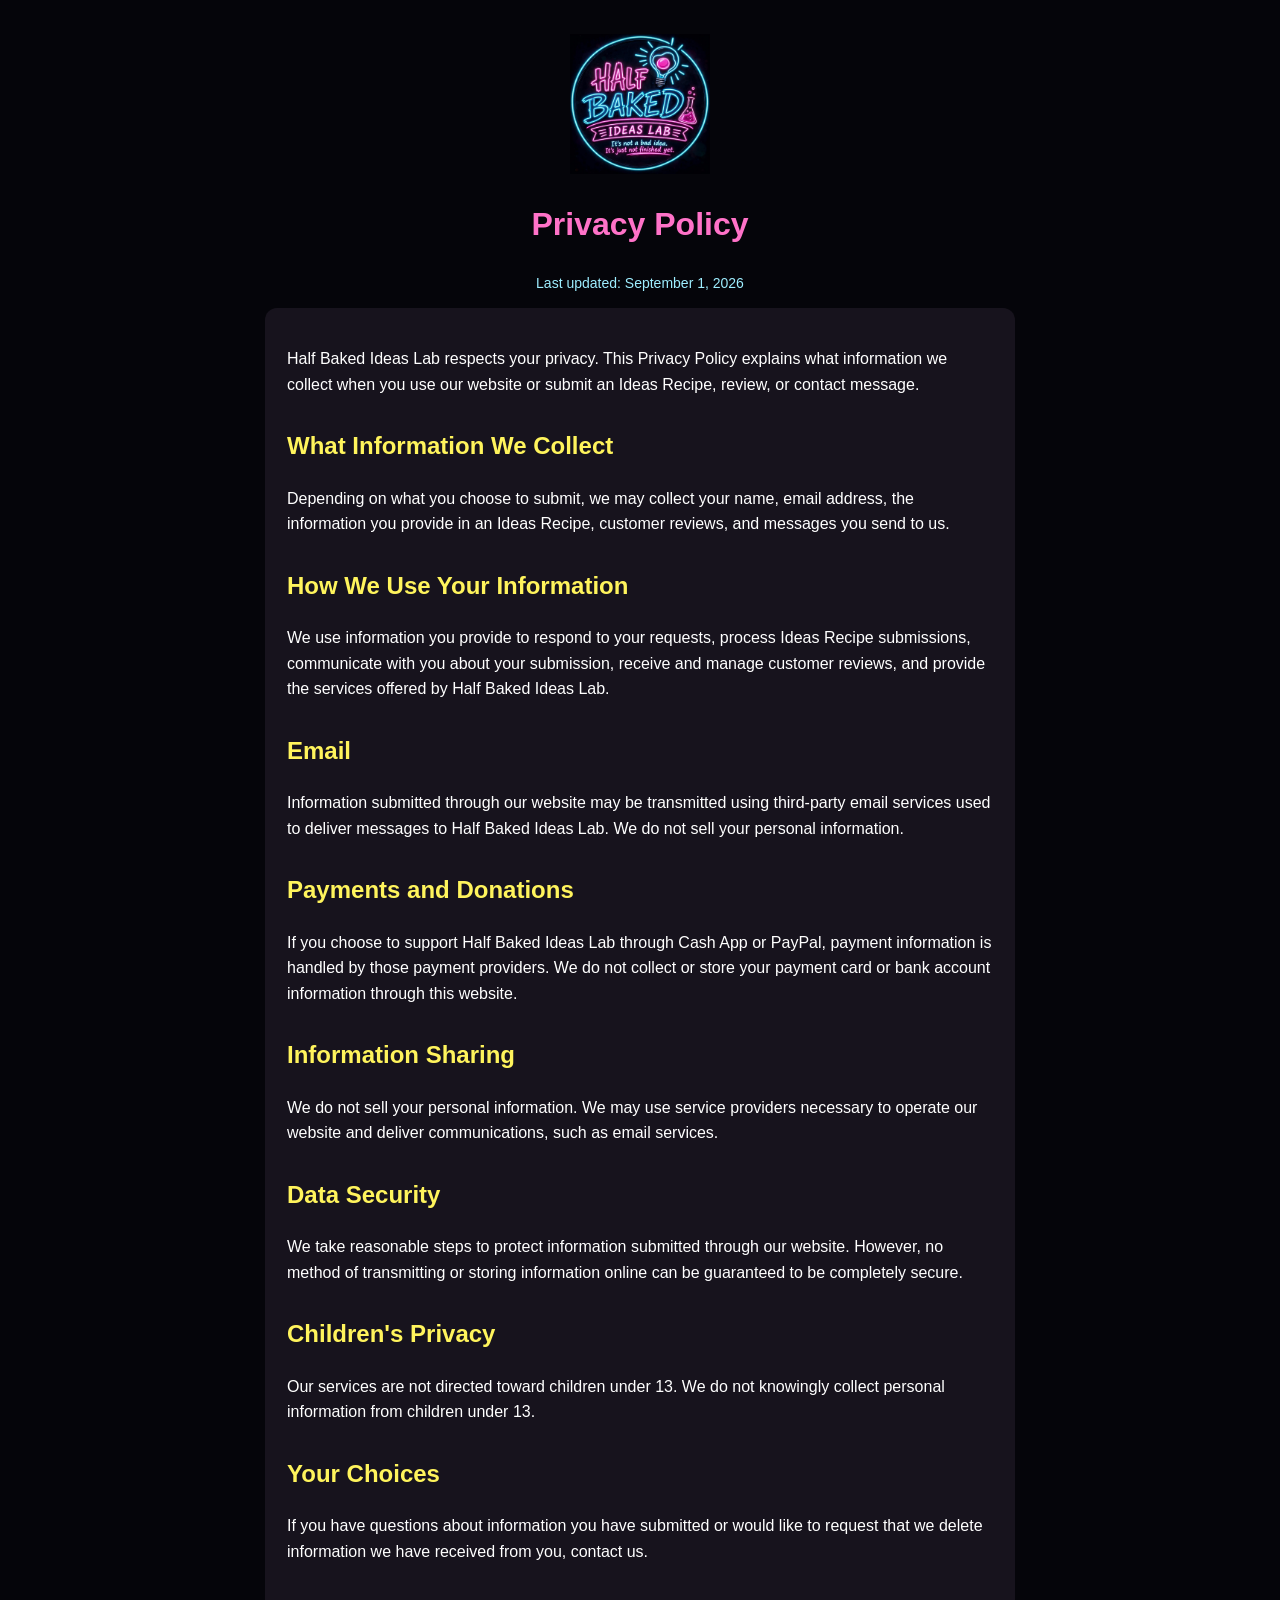
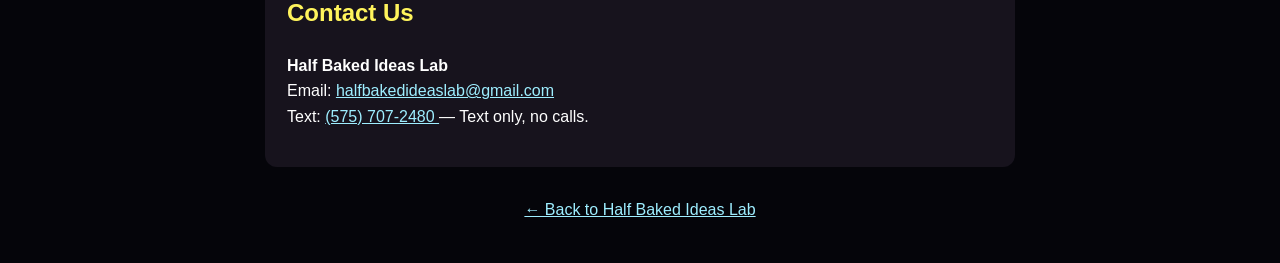
<file: privacy.html>
<!doctype html>
<html lang="en">
<head>
  <meta charset="utf-8">
  <meta name="viewport" content="width=device-width, initial-scale=1, viewport-fit=cover">
  <meta name="theme-color" content="#05050a">
  <meta name="description" content="Privacy Policy for Half Baked Ideas Lab">
  <title>Privacy Policy — Half Baked Ideas Lab</title>
  <link rel="icon" href="assets/logo.png">

  <style>
    body {
      margin: 0;
      padding: 24px;
      background: #05050a;
      color: #ffffff;
      font-family: Arial, sans-serif;
      line-height: 1.6;
    }

    .container {
      max-width: 750px;
      margin: 0 auto;
    }

    .logo {
      display: block;
      width: 140px;
      max-width: 60%;
      margin: 10px auto 25px;
    }

    h1 {
      text-align: center;
      color: #ff72c8;
    }

    h2 {
      color: #fff45c;
      margin-top: 30px;
    }

    a {
      color: #9eeeff;
    }

    .card {
      background: #17131d;
      padding: 22px;
      border-radius: 12px;
    }

    .updated {
      text-align: center;
      color: #9eeeff;
      font-size: 14px;
    }
  </style>
</head>

<body>
  <div class="container">

    <img class="logo" src="assets/logo.png" alt="Half Baked Ideas Lab logo">

    <h1>Privacy Policy</h1>

    <p class="updated">Last updated: September 1, 2026</p>

    <div class="card">

      <p>
        Half Baked Ideas Lab respects your privacy. This Privacy Policy explains
        what information we collect when you use our website or submit an Ideas Recipe,
        review, or contact message.
      </p>

      <h2>What Information We Collect</h2>

      <p>
        Depending on what you choose to submit, we may collect your name,
        email address, the information you provide in an Ideas Recipe,
        customer reviews, and messages you send to us.
      </p>

      <h2>How We Use Your Information</h2>

      <p>
        We use information you provide to respond to your requests, process
        Ideas Recipe submissions, communicate with you about your submission,
        receive and manage customer reviews, and provide the services offered
        by Half Baked Ideas Lab.
      </p>

      <h2>Email</h2>

      <p>
        Information submitted through our website may be transmitted using
        third-party email services used to deliver messages to Half Baked Ideas Lab.
        We do not sell your personal information.
      </p>

      <h2>Payments and Donations</h2>

      <p>
        If you choose to support Half Baked Ideas Lab through Cash App or PayPal,
        payment information is handled by those payment providers. We do not
        collect or store your payment card or bank account information through
        this website.
      </p>

      <h2>Information Sharing</h2>

      <p>
        We do not sell your personal information. We may use service providers
        necessary to operate our website and deliver communications, such as
        email services.
      </p>

      <h2>Data Security</h2>

      <p>
        We take reasonable steps to protect information submitted through our
        website. However, no method of transmitting or storing information online
        can be guaranteed to be completely secure.
      </p>

      <h2>Children's Privacy</h2>

      <p>
        Our services are not directed toward children under 13. We do not
        knowingly collect personal information from children under 13.
      </p>

      <h2>Your Choices</h2>

      <p>
        If you have questions about information you have submitted or would like
        to request that we delete information we have received from you, contact us.
      </p>

      <h2>Contact Us</h2>

      <p>
        <strong>Half Baked Ideas Lab</strong><br>
        Email:
        <a href="mailto:halfbakedideaslab@gmail.com">
          halfbakedideaslab@gmail.com
        </a>
        <br>
        Text:
        <a href="sms:5757072480">
          (575) 707-2480
        </a>
        — Text only, no calls.
      </p>

    </div>

    <p style="text-align:center;margin-top:30px;">
      <a href="index.html">← Back to Half Baked Ideas Lab</a>
    </p>

  </div>
</body>
</html>
</file>
